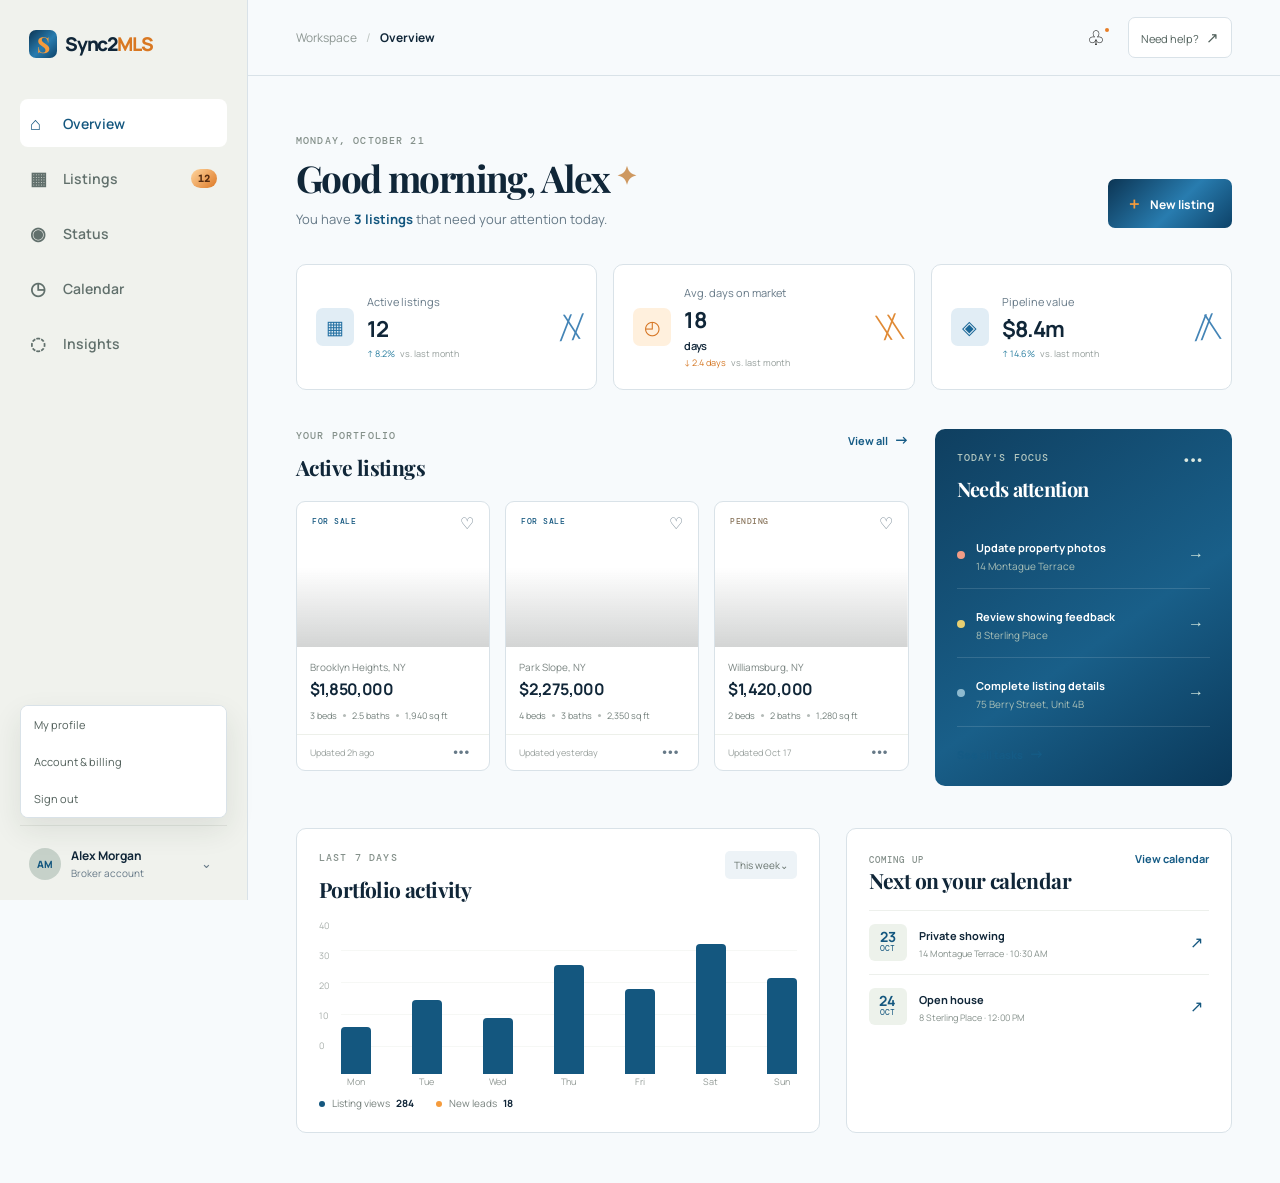
<file: index.html>
<!doctype html>
<html lang="en">
  <head>
    <meta charset="UTF-8" />
    <meta name="viewport" content="width=device-width, initial-scale=1.0" />
    <title>Listing Studio — Real estate workspace</title>
    <meta name="description" content="A refined real estate listing management workspace." />
    <link rel="preconnect" href="https://fonts.googleapis.com" />
    <link rel="preconnect" href="https://fonts.gstatic.com" crossorigin />
    <link href="https://fonts.googleapis.com/css2?family=DM+Mono:wght@400;500&family=Manrope:wght@400;500;600;700;800&family=Playfair+Display:ital,wght@0,600;0,700;1,600&display=swap" rel="stylesheet" />
    <link rel="stylesheet" href="styles.css" />
    <link rel="stylesheet" href="interactions.css" />
    <link rel="stylesheet" href="wizard.css" />
    <link rel="stylesheet" href="clickable.css" />
    <link rel="stylesheet" href="details.css" />
    <link rel="stylesheet" href="description.css" />
    <link rel="stylesheet" href="description-fix.css" />
    <link rel="stylesheet" href="calendar-status.css" />
    <link rel="stylesheet" href="profile-billing.css" />
    <link rel="stylesheet" href="calendar-appointments.css" />
    <link rel="stylesheet" href="sync2mls-theme.css" />
    <link rel="stylesheet" href="upload-fix.css" />
    <link rel="stylesheet" href="upload-documents.css" />
    <link rel="stylesheet" href="asset-preview.css" />
    <link rel="stylesheet" href="asset-remove.css" />
  </head>
  <body>
    <div class="app-shell">
      <aside class="sidebar">
        <a class="brand" href="#top" data-action="home" aria-label="Sync2MLS home"><span class="brand-mark">S</span><span>Sync2<span>MLS</span></span></a>
        <nav class="main-nav" aria-label="Main navigation">
          <a class="active" href="#top" data-nav="overview"><span>⌂</span> Overview</a>
          <a href="listings.html" data-nav="listings"><span>▦</span> Listings <b>12</b></a>
          <a href="status.html" data-nav="status"><span>◉</span> Status</a>
          <a href="#calendar" data-nav="calendar"><span>◷</span> Calendar</a>
          <a href="#insights" data-nav="insights"><span>◌</span> Insights</a>
        </nav>
        <div class="sidebar-bottom">
          <a href="#settings" data-nav="settings"><span>⚙</span> Settings</a>
          <div class="user-card"><div class="avatar">AM</div><div><strong>Alex Morgan</strong><small>Broker account</small></div><button id="profileMenu" aria-label="Open user menu" aria-expanded="false">⌄</button></div>
          <div class="profile-popover" id="profilePopover" hidden><button data-toast="Profile settings opened">My profile</button><button data-toast="You are already signed in">Account & billing</button><button data-toast="Signed out successfully">Sign out</button></div>
        </div>
      </aside>

      <main id="top">
        <header class="topbar">
          <button class="mobile-menu" aria-label="Open menu" aria-expanded="false">☰</button>
          <div class="crumb"><span>Workspace</span><i>/</i><strong>Overview</strong></div>
          <div class="top-actions"><button class="icon-button" data-toast="You have 3 listing updates to review" aria-label="Notifications">♧<em></em></button><button class="help-button" data-toast="Support center opened — we’ll get you sorted.">Need help? <span>↗</span></button></div>
        </header>

        <section class="hero">
          <div><p class="eyebrow">MONDAY, OCTOBER 21</p><h1>Good morning, Alex<span class="sun">✦</span></h1><p class="intro">You have <strong>3 listings</strong> that need your attention today.</p></div>
          <button class="primary-button" id="newListing"><span>＋</span> New listing</button>
        </section>

        <section class="metrics" aria-label="Listing statistics">
          <article class="click-card" data-toast="12 active listings in your portfolio"><span class="metric-icon indigo">▦</span><div><p>Active listings</p><strong>12</strong><small class="up">↑ 8.2% <i>vs. last month</i></small></div><span class="metric-spark">╱╲╱</span></article>
          <article class="click-card" data-toast="Average time on market: 18 days"><span class="metric-icon amber">◴</span><div><p>Avg. days on market</p><strong>18 <small>days</small></strong><small class="down">↓ 2.4 days <i>vs. last month</i></small></div><span class="metric-spark amber-line">╲╱╲</span></article>
          <article class="click-card" data-toast="Your active pipeline totals $8.4m"><span class="metric-icon green">◈</span><div><p>Pipeline value</p><strong>$8.4m</strong><small class="up">↑ 14.6% <i>vs. last month</i></small></div><span class="metric-spark">╱╱╲</span></article>
        </section>

        <section class="content-grid">
          <section class="listing-panel" id="listings">
            <div class="section-heading"><div><p class="eyebrow">YOUR PORTFOLIO</p><h2>Active listings</h2></div><a href="#all-listings" data-toast="All 12 listings are available in the Listings view">View all <span>→</span></a></div>
            <div class="listing-grid">
              <article class="property-card" data-property="14 Montague Terrace"><div class="property-image home-one"><span class="status">FOR SALE</span><button class="save-button" aria-label="Save listing">♡</button></div><div class="property-info"><p>Brooklyn Heights, NY</p><h3>$1,850,000</h3><div><span>3 beds</span><i></i><span>2.5 baths</span><i></i><span>1,940 sq ft</span></div></div><footer><span>Updated 2h ago</span><button class="more-button">•••</button></footer></article>
              <article class="property-card" data-property="8 Sterling Place"><div class="property-image home-two"><span class="status">FOR SALE</span><button class="save-button" aria-label="Save listing">♡</button></div><div class="property-info"><p>Park Slope, NY</p><h3>$2,275,000</h3><div><span>4 beds</span><i></i><span>3 baths</span><i></i><span>2,350 sq ft</span></div></div><footer><span>Updated yesterday</span><button class="more-button">•••</button></footer></article>
              <article class="property-card" data-property="75 Berry Street, Unit 4B"><div class="property-image home-three"><span class="status muted">PENDING</span><button class="save-button" aria-label="Save listing">♡</button></div><div class="property-info"><p>Williamsburg, NY</p><h3>$1,420,000</h3><div><span>2 beds</span><i></i><span>2 baths</span><i></i><span>1,280 sq ft</span></div></div><footer><span>Updated Oct 17</span><button class="more-button">•••</button></footer></article>
            </div>
          </section>

          <aside class="attention-panel" id="insights"><div class="section-heading"><div><p class="eyebrow">TODAY'S FOCUS</p><h2>Needs attention</h2></div><button class="more" aria-label="More options">•••</button></div><div class="attention-list"><article><span class="task-dot coral"></span><div><strong>Update property photos</strong><p>14 Montague Terrace</p></div><button>→</button></article><article><span class="task-dot gold"></span><div><strong>Review showing feedback</strong><p>8 Sterling Place</p></div><button>→</button></article><article><span class="task-dot blue"></span><div><strong>Complete listing details</strong><p>75 Berry Street, Unit 4B</p></div><button>→</button></article></div><a class="task-link" href="#tasks">See all tasks <span>→</span></a></aside>
        </section>

        <section class="lower-grid" id="calendar"><section class="activity"><div class="section-heading"><div><p class="eyebrow">LAST 7 DAYS</p><h2>Portfolio activity</h2></div><button class="select">This week⌄</button></div><div class="chart"><div class="chart-labels"><span>40</span><span>30</span><span>20</span><span>10</span><span>0</span></div><div class="chart-bars"><div style="--h:30%"><i></i><span>Mon</span></div><div style="--h:48%"><i></i><span>Tue</span></div><div style="--h:36%"><i></i><span>Wed</span></div><div style="--h:70%"><i></i><span>Thu</span></div><div style="--h:55%"><i></i><span>Fri</span></div><div style="--h:84%"><i></i><span>Sat</span></div><div style="--h:62%"><i></i><span>Sun</span></div></div></div><div class="chart-key"><span><i class="key-view"></i> Listing views <strong>284</strong></span><span><i class="key-lead"></i> New leads <strong>18</strong></span></div></section><section class="next-up"><div class="section-heading"><div><p class="eyebrow">COMING UP</p><h2>Next on your calendar</h2></div><a href="#calendar">View calendar</a></div><article><time><b>23</b><span>OCT</span></time><div><strong>Private showing</strong><p>14 Montague Terrace · 10:30 AM</p></div><button>↗</button></article><article><time><b>24</b><span>OCT</span></time><div><strong>Open house</strong><p>8 Sterling Place · 12:00 PM</p></div><button>↗</button></article></section></section>
      </main>
    </div>
    <dialog id="listingModal" class="listing-wizard"><form id="listingForm"><button class="close" type="button" aria-label="Close">×</button><div class="wizard-top"><div><p class="eyebrow">CREATE A LISTING</p><h2>Bring a property to market</h2></div><span class="step-count">Step <b id="stepNumber">1</b> of 5</span></div><ol class="wizard-steps" aria-label="Listing creation progress"><li class="current">Basics</li><li>Location</li><li>Property</li><li>Marketing</li><li>Review</li></ol><section class="wizard-page active" data-step="1"><h3>Listing basics</h3><p>Start with the information buyers see first.</p><div class="form-grid"><label>Listing type<select required><option value="">Choose type</option><option>For sale</option><option>For rent</option><option>Coming soon</option></select></label><label>Property type<select required><option value="">Choose type</option><option>Single family home</option><option>Condominium</option><option>Townhouse</option><option>Multi-family</option><option>Land</option><option>Manufactured home</option></select></label><label>List price<input required inputmode="numeric" placeholder="$ 0" /></label><label>Availability date<input type="date" /></label><label>MLS number<input placeholder="Optional" /></label><label>Listing status<select><option>Active</option><option>Coming soon</option><option>Pending</option></select></label></div></section><section class="wizard-page" data-step="2"><h3>Location</h3><p>Use the full property address so the listing is easy to find.</p><div class="form-grid"><label class="full">Street address<input required placeholder="e.g. 22 W 11th Street" /></label><label>Unit / apartment<input placeholder="Optional" /></label><label>Neighborhood<input placeholder="e.g. West Village" /></label><label>City<input required placeholder="City" /></label><label>State / province<input required placeholder="State" /></label><label>ZIP / postal code<input required placeholder="ZIP code" /></label><label>Country<select><option>United States</option><option>Canada</option><option>Other</option></select></label><label>School district<input placeholder="Optional" /></label></div></section><section class="wizard-page" data-step="3"><h3>Property facts & features</h3><p>These details help buyers compare homes with confidence.</p><div class="form-grid"><label>Bedrooms<input required type="number" min="0" placeholder="0" /></label><label>Bathrooms<input required type="number" min="0" step="0.5" placeholder="0" /></label><label>Living area (sq ft)<input type="number" min="0" placeholder="0" /></label><label>Lot size<input placeholder="e.g. 0.12 acres" /></label><label>Year built<input type="number" min="1700" max="2100" placeholder="YYYY" /></label><label>Stories<input type="number" min="1" placeholder="1" /></label><label>Parking<select><option>Not specified</option><option>Garage</option><option>Driveway</option><option>Street parking</option><option>Carport</option></select></label><label>HOA fee / month<input inputmode="numeric" placeholder="$ 0" /></label><label>Annual property tax<input inputmode="numeric" placeholder="$ 0" /></label><label>Heating<input placeholder="e.g. Forced air" /></label><label>Cooling<input placeholder="e.g. Central air" /></label><label>Water / sewer<input placeholder="e.g. Public water & sewer" /></label><label class="full">Interior features<textarea placeholder="Fireplace, kitchen updates, flooring, appliances, accessibility features…"></textarea></label><label class="full">Exterior features<textarea placeholder="Pool, patio, roof, views, fencing, landscaping, community amenities…"></textarea></label></div></section><section class="wizard-page" data-step="4"><h3>Photos, description & contact</h3><p>Tell the story, then give buyers a clear way to get in touch.</p><div class="form-grid"><label class="full file-field">Listing photos<input type="file" accept="image/*" multiple /><span>Choose photos or drag them here <small>JPEG, PNG, or WEBP · up to 50 photos</small></span></label><label class="full">Virtual tour link<input type="url" placeholder="https://" /></label><label class="full">Property description<textarea required placeholder="Highlight the home’s setting, key updates, special features, and what makes it memorable."></textarea></label><label>Open house date<input type="datetime-local" /></label><label>Financing options<input placeholder="e.g. Cash, conventional, FHA" /></label><label>Listing agent name<input required placeholder="Full name" /></label><label>Agent email<input required type="email" placeholder="name@agency.com" /></label><label>Agent phone<input placeholder="(000) 000-0000" /></label><label>Brokerage<input placeholder="Brokerage name" /></label><label class="full check-field"><input type="checkbox" required /><span>I confirm that this information is accurate and that I’m authorized to market this property.</span></label></div></section><section class="wizard-page" data-step="5"><h3>Review your listing</h3><p>Everything is ready for a final check. You can still edit any section before saving a draft.</p><div class="review-card"><span class="review-icon">✓</span><div><strong>Complete listing profile</strong><p>Your address, facts, features, marketing details, and contact fields are collected in this draft.</p></div></div><div class="review-notes"><span>Included in the property record</span><div><b>✓</b> Pricing & listing status <b>✓</b> Full property facts <b>✓</b> Home features & utilities <b>✓</b> Marketing media & description <b>✓</b> Agent & brokerage contact</div></div></section><footer class="wizard-footer"><button class="secondary-button" type="button" id="previousStep" hidden>← Back</button><span></span><button class="primary-button" type="button" id="nextStep">Continue <span>→</span></button><button class="primary-button" type="submit" id="saveListing" hidden>Save listing draft <span>→</span></button></footer></form></dialog>
    <dialog id="settingsModal"><form method="dialog"><button class="close" aria-label="Close">×</button><p class="eyebrow">WORKSPACE SETTINGS</p><h2>Tailor your workspace</h2><p>Choose how Listing Studio keeps you in the loop.</p><div class="setting-row"><div><strong>Showing reminders</strong><span>Get a reminder before each event</span></div><label class="switch"><input type="checkbox" checked /><i></i></label></div><div class="setting-row"><div><strong>Weekly activity digest</strong><span>Receive a portfolio summary every Monday</span></div><label class="switch"><input type="checkbox" checked /><i></i></label></div><div class="setting-row"><div><strong>New lead alerts</strong><span>Be notified as leads arrive</span></div><label class="switch"><input type="checkbox" /><i></i></label></div><button class="primary-button" value="close">Save preferences <span>→</span></button></form></dialog>
    <div class="toast" id="toast" role="status" aria-live="polite"></div>
    <script src="app.js"></script>
  </body>
</html>
</file>
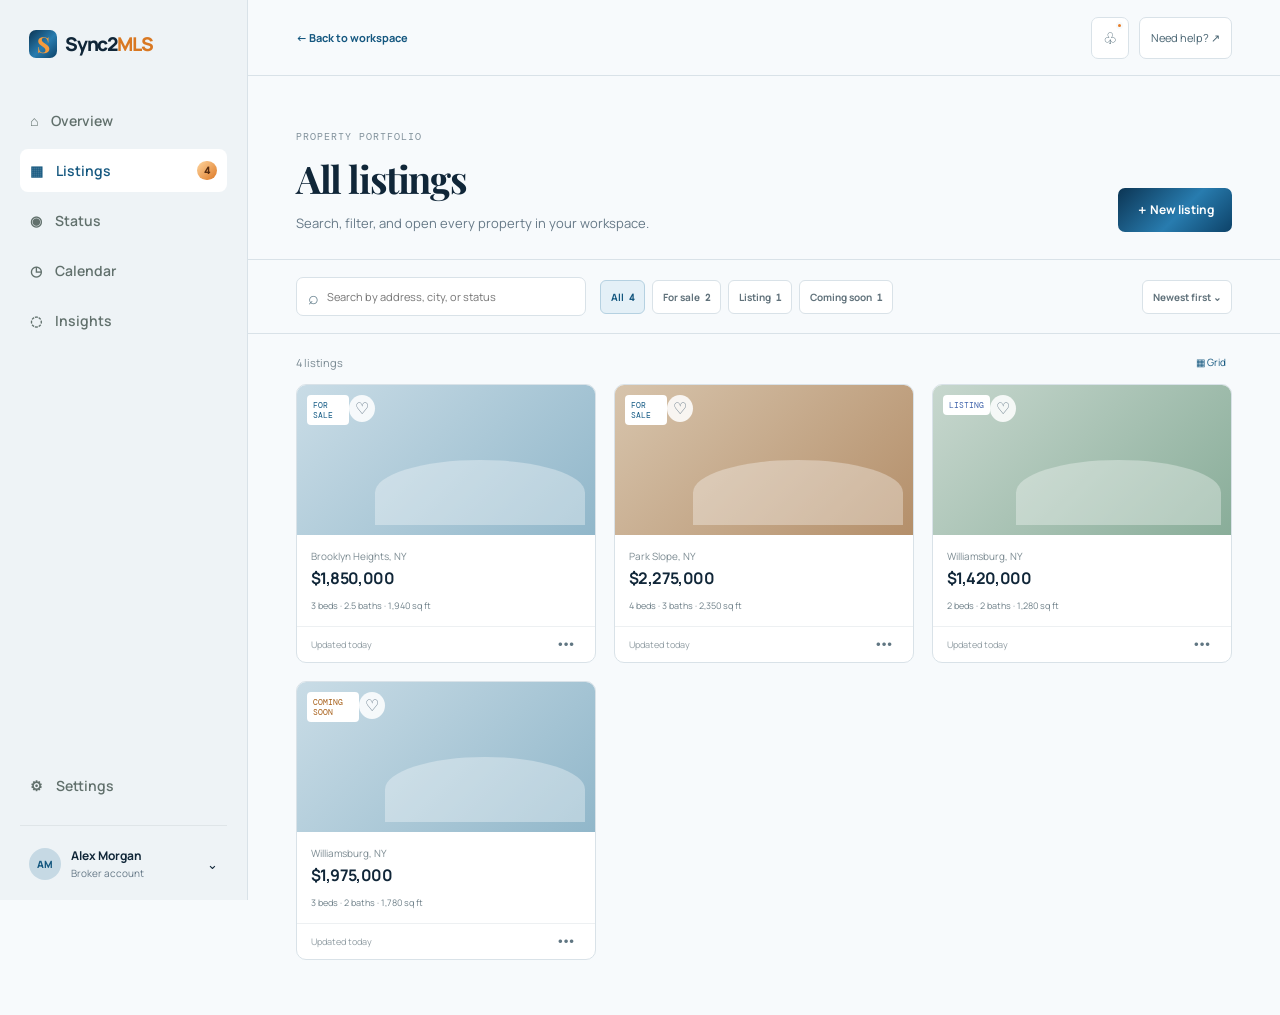
<file: listings.html>
<!doctype html>
<html lang="en">
  <head>
    <meta charset="UTF-8" />
    <meta name="viewport" content="width=device-width, initial-scale=1.0" />
    <title>Listings - Sync2MLS</title>
    <link rel="preconnect" href="https://fonts.googleapis.com" />
    <link rel="preconnect" href="https://fonts.gstatic.com" crossorigin />
    <link href="https://fonts.googleapis.com/css2?family=DM+Mono:wght@400;500&family=Manrope:wght@400;500;600;700;800&family=Playfair+Display:wght@600;700&display=swap" rel="stylesheet" />
    <link rel="stylesheet" href="listings.css" />
    <link rel="stylesheet" href="sync2mls-theme.css" />
    <link rel="stylesheet" href="listing-images.css" />
  </head>
  <body>
    <div class="app-shell">
      <aside class="sidebar"><a class="brand" href="index.html"><span class="brand-mark">S</span><span>Sync2<span>MLS</span></span></a><nav class="main-nav"><a href="index.html"><span>⌂</span> Overview</a><a class="active" href="listings.html"><span>▦</span> Listings <b id="listingNavCount">12</b></a><a href="status.html"><span>◉</span> Status</a><a href="index.html#calendar"><span>◷</span> Calendar</a><a href="index.html#insights"><span>◌</span> Insights</a></nav><div class="sidebar-bottom"><a href="index.html" data-toast="Settings are available in the main workspace"><span>⚙</span> Settings</a><button class="user-card" data-toast="Profile menu opened"><div class="avatar">AM</div><div><strong>Alex Morgan</strong><small>Broker account</small></div><span>⌄</span></button></div></aside>
      <main>
        <header class="topbar"><a href="index.html">← Back to workspace</a><div><button class="icon-button" data-toast="You have 3 listing updates">♧<em></em></button><button class="help-button" data-toast="Support center opened">Need help? ↗</button></div></header>
        <section class="page-intro"><div><p class="eyebrow">PROPERTY PORTFOLIO</p><h1>All listings</h1><p>Search, filter, and open every property in your workspace.</p></div><a class="primary-button" href="index.html">＋ New listing</a></section>
        <section class="listing-tools"><label class="search"><span>⌕</span><input id="searchListings" placeholder="Search by address, city, or status" /></label><div class="filters" role="group" aria-label="Listing status filters"><button class="filter active" data-filter="all">All <b id="allCount">0</b></button><button class="filter" data-filter="For sale">For sale <b id="forSaleCount">0</b></button><button class="filter" data-filter="Listing">Listing <b id="listingCount">0</b></button><button class="filter" data-filter="Coming soon">Coming soon <b id="comingSoonCount">0</b></button></div><button class="sort-button" id="sortButton">Newest first ⌄</button></section>
        <section class="results-bar"><span id="resultCount">0 listings</span><button data-toast="Grid view selected">▦ Grid</button></section>
        <section class="listing-grid" id="listingGrid"></section>
      </main>
    </div>
    <dialog id="listingDialog"><form method="dialog"><button class="close" aria-label="Close">×</button><p class="eyebrow">PROPERTY OVERVIEW</p><h2></h2><p class="property-location"></p><div class="property-stats"></div><div class="property-description">Review the full property record, marketing materials, documents, and appointment history from the main workspace.</div><div class="dialog-actions"><button class="secondary-button">Close</button><button class="primary-button">Edit listing <span>→</span></button></div></form></dialog>
    <div class="toast" id="toast" role="status" aria-live="polite"></div>
    <script src="listings.js"></script>
  </body>
</html>
</file>
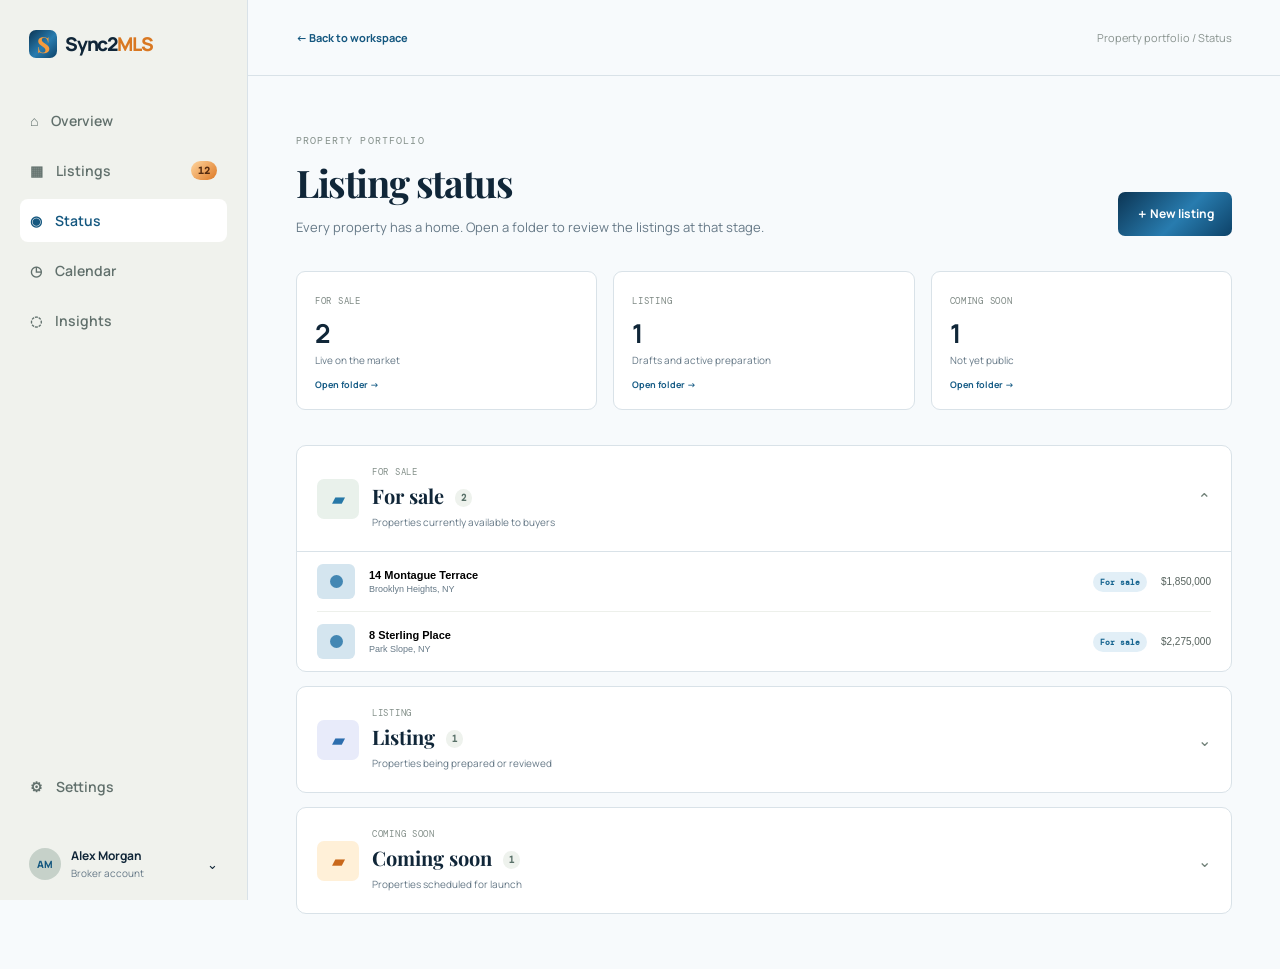
<file: status.html>
<!doctype html>
<html lang="en">
  <head>
    <meta charset="UTF-8" />
    <meta name="viewport" content="width=device-width, initial-scale=1.0" />
    <title>Property Status — Listing Studio</title>
    <link rel="preconnect" href="https://fonts.googleapis.com" />
    <link rel="preconnect" href="https://fonts.gstatic.com" crossorigin />
    <link href="https://fonts.googleapis.com/css2?family=DM+Mono:wght@400;500&family=Manrope:wght@400;500;600;700;800&family=Playfair+Display:wght@600;700&display=swap" rel="stylesheet" />
    <link rel="stylesheet" href="status-page.css" />
    <link rel="stylesheet" href="status-interactions.css" />
    <link rel="stylesheet" href="sync2mls-theme.css" />
  </head>
  <body>
    <div class="app-shell">
      <aside class="sidebar">
        <a class="brand" href="index.html"><span class="brand-mark">S</span><span>Sync2<span>MLS</span></span></a>
        <nav class="main-nav" aria-label="Main navigation">
          <a href="index.html"><span>⌂</span> Overview</a>
          <a href="listings.html"><span>▦</span> Listings <b>12</b></a>
          <a class="active" href="status.html"><span>◉</span> Status</a>
          <a href="index.html#calendar"><span>◷</span> Calendar</a>
          <a href="index.html#insights"><span>◌</span> Insights</a>
        </nav>
        <div class="sidebar-bottom"><a href="index.html" data-toast="Settings are available in the main workspace"><span>⚙</span> Settings</a><button class="user-card" data-toast="Profile menu opened"><div class="avatar">AM</div><div><strong>Alex Morgan</strong><small>Broker account</small></div><span>⌄</span></button></div>
      </aside>
      <main>
        <header class="topbar"><a class="back-link" href="index.html">← Back to workspace</a><span>Property portfolio / Status</span></header>
        <section class="intro"><div><p class="eyebrow">PROPERTY PORTFOLIO</p><h1>Listing status</h1><p>Every property has a home. Open a folder to review the listings at that stage.</p></div><a class="primary-button" href="index.html">＋ New listing</a></section>
        <section class="status-overview"><button class="status-card" data-folder="for-sale"><span>FOR SALE</span><strong id="forSaleCount">0</strong><p>Live on the market</p><i>Open folder →</i></button><button class="status-card" data-folder="listing"><span>LISTING</span><strong id="listingCount">0</strong><p>Drafts and active preparation</p><i>Open folder →</i></button><button class="status-card" data-folder="coming-soon"><span>COMING SOON</span><strong id="comingSoonCount">0</strong><p>Not yet public</p><i>Open folder →</i></button></section>
        <div class="toast" id="toast" role="status" aria-live="polite"></div>
        <section class="folders" aria-label="Property status folders">
          <details class="folder for-sale" open><summary><span class="folder-icon">▰</span><div><p>FOR SALE</p><h2>For sale <b id="forSaleFolderCount">0</b></h2><small>Properties currently available to buyers</small></div><i>⌄</i></summary><div class="folder-content" id="forSaleList"></div></details>
          <details class="folder listing"><summary><span class="folder-icon">▰</span><div><p>LISTING</p><h2>Listing <b id="listingFolderCount">0</b></h2><small>Properties being prepared or reviewed</small></div><i>⌄</i></summary><div class="folder-content" id="listingList"></div></details>
          <details class="folder coming-soon"><summary><span class="folder-icon">▰</span><div><p>COMING SOON</p><h2>Coming soon <b id="comingSoonFolderCount">0</b></h2><small>Properties scheduled for launch</small></div><i>⌄</i></summary><div class="folder-content" id="comingSoonList"></div></details>
        </section>
      </main>
    </div>
    <dialog id="propertyDialog"><form method="dialog"><button class="close" aria-label="Close">×</button><p class="eyebrow">PROPERTY DETAILS</p><h2></h2><p></p><button class="primary-button">Close <span>→</span></button></form></dialog>
    <script src="status-page.js"></script>
  </body>
</html>
</file>
<file: styles.css>
:root{--ink:#17201e;--muted:#6e7774;--line:#e6e8e3;--paper:#fbfbf8;--soft:#f3f5f0;--green:#244d43;--lime:#d9f167;--indigo:#4656b9;--coral:#e98475}*{box-sizing:border-box}html{scroll-behavior:smooth}body{margin:0;background:var(--paper);color:var(--ink);font-family:Manrope,Arial,sans-serif;font-size:14px}.app-shell{display:grid;grid-template-columns:248px minmax(0,1fr);min-height:100vh}.sidebar{background:#f0f2ed;border-right:1px solid var(--line);padding:30px 20px 20px;display:flex;flex-direction:column;position:sticky;top:0;height:100vh}.brand{align-items:center;color:var(--ink);display:flex;font-size:19px;font-weight:800;gap:8px;letter-spacing:-1.2px;text-decoration:none;padding:0 9px 41px}.brand>span:last-child span{color:#87a13a}.brand-mark{align-items:center;background:var(--green);border-radius:7px;color:var(--lime);display:inline-flex;font-family:Playfair Display,serif;font-size:22px;height:28px;justify-content:center;width:28px}.main-nav{display:grid;gap:7px}.main-nav a,.sidebar-bottom>a{align-items:center;border-radius:8px;color:#61706c;display:flex;font-weight:600;gap:13px;padding:12px 10px;text-decoration:none}.main-nav a span,.sidebar-bottom>a span{font-size:18px;width:20px}.main-nav a:hover,.main-nav .active{background:#fff;color:var(--green)}.main-nav b{background:var(--lime);border-radius:99px;color:var(--green);font-family:DM Mono,monospace;font-size:10px;margin-left:auto;padding:3px 7px}.sidebar-bottom{margin-top:auto}.user-card{align-items:center;border-top:1px solid #dfe2dc;display:flex;gap:10px;margin-top:18px;padding:21px 9px 0}.avatar{align-items:center;background:#c6d1c9;border-radius:50%;color:var(--green);display:flex;font-size:10px;font-weight:800;height:32px;justify-content:center;width:32px}.user-card strong,.user-card small{display:block}.user-card strong{font-size:12px}.user-card small{color:var(--muted);font-size:10px;margin-top:2px}.user-card button,.property-card button,.attention-list button,.more,.next-up button{background:transparent;border:0;color:var(--muted);cursor:pointer}.user-card button{margin-left:auto}.topbar{align-items:center;border-bottom:1px solid var(--line);display:flex;height:76px;justify-content:space-between;padding:0 48px}.crumb{font-size:12px}.crumb span{color:#8c9692}.crumb i{color:#bdc4c0;font-style:normal;margin:0 9px}.crumb strong{font-weight:700}.top-actions{align-items:center;display:flex;gap:17px}.icon-button{background:none;border:0;font-size:20px;position:relative}.icon-button em{background:#e8695c;border:2px solid var(--paper);border-radius:99px;height:8px;position:absolute;right:0;top:1px;width:8px}.help-button{background:#fff;border:1px solid var(--line);border-radius:7px;color:#50605b;font-family:inherit;font-size:11px;padding:9px 12px}.help-button span{font-size:15px;margin-left:5px}main{min-width:0}.hero{align-items:flex-end;display:flex;justify-content:space-between;padding:58px 48px 36px}.eyebrow{color:#84908a;font-family:DM Mono,monospace;font-size:10px;font-weight:500;letter-spacing:1.15px;margin:0 0 11px}.hero h1{font-family:Playfair Display,Georgia,serif;font-size:37px;letter-spacing:-1.6px;line-height:1.08;margin:0}.sun{color:#ce9860;font-family:Manrope,sans-serif;font-size:25px;margin-left:7px;vertical-align:8px}.intro{color:var(--muted);font-size:13px;margin:12px 0 0}.intro strong{color:var(--green)}.primary-button{background:var(--green);border:0;border-radius:7px;color:#fff;cursor:pointer;font-family:inherit;font-size:12px;font-weight:700;padding:13px 18px;transition:transform .2s,background .2s}.primary-button:hover{background:#173b32;transform:translateY(-1px)}.primary-button span{color:var(--lime);font-size:16px;margin-right:6px}.metrics{display:grid;gap:16px;grid-template-columns:repeat(3,1fr);padding:0 48px 39px}.metrics article{align-items:center;background:#fff;border:1px solid var(--line);border-radius:10px;display:flex;gap:13px;min-height:126px;padding:19px}.metric-icon{align-items:center;border-radius:7px;display:flex;font-size:19px;height:38px;justify-content:center;width:38px}.indigo{background:#e9ebfb;color:var(--indigo)}.amber{background:#fff1d9;color:#cf8e29}.green{background:#e3f0e7;color:#43855d}.metrics p{color:var(--muted);font-size:11px;margin:0 0 5px}.metrics strong{font-size:22px;letter-spacing:-.8px}.metrics strong small{font-size:11px;font-weight:600}.metrics small{display:block;font-size:9px;margin-top:3px}.metrics small i{color:#959e9b;font-style:normal;margin-left:3px}.up{color:#399360}.down{color:#c6863b}.metric-spark{color:#6c7aca;font-size:22px;letter-spacing:-7px;margin-left:auto;transform:rotate(-6deg)}.amber-line{color:#dba55a}.content-grid{display:grid;gap:26px;grid-template-columns:minmax(0,1.75fr) minmax(280px,.85fr);padding:0 48px}.section-heading{align-items:flex-start;display:flex;justify-content:space-between;margin-bottom:20px}.section-heading h2{font-family:Playfair Display,Georgia,serif;font-size:21px;letter-spacing:-.6px;margin:0}.section-heading>a,.task-link,.next-up .section-heading>a{color:var(--green);font-size:11px;font-weight:700;text-decoration:none}.section-heading>a span,.task-link span{font-size:15px;margin-left:4px}.listing-grid{display:grid;gap:15px;grid-template-columns:repeat(3,1fr)}.property-card{background:#fff;border:1px solid var(--line);border-radius:9px;overflow:hidden}.property-image{background-position:center;background-size:cover;height:145px;position:relative}.home-one{background-image:linear-gradient(180deg,transparent 45%,rgba(12,20,18,.18)),url('https://images.unsplash.com/photo-1600585154340-be6161a56a0c?auto=format&fit=crop&w=700&q=80')}.home-two{background-image:linear-gradient(180deg,transparent 45%,rgba(12,20,18,.18)),url('https://images.unsplash.com/photo-1600607687920-4e2a09cf159d?auto=format&fit=crop&w=700&q=80')}.home-three{background-image:linear-gradient(180deg,transparent 45%,rgba(12,20,18,.18)),url('https://images.unsplash.com/photo-1600566753086-00f18fb6b3ea?auto=format&fit=crop&w=700&q=80')}.status{background:rgba(255,255,255,.9);border-radius:3px;color:#395d52;font-family:DM Mono,monospace;font-size:8px;font-weight:500;left:9px;letter-spacing:.5px;padding:5px 6px;position:absolute;top:9px}.status.muted{color:#88745b}.property-image button{align-items:center;background:rgba(255,255,255,.9);border-radius:50%;display:flex;font-size:16px;height:26px;justify-content:center;position:absolute;right:9px;top:9px;width:26px}.property-info{padding:13px 13px 12px}.property-info p{color:#7b8582;font-size:10px;margin:0 0 4px}.property-info h3{font-size:16px;letter-spacing:-.6px;margin:0 0 9px}.property-info div{align-items:center;color:#74807c;display:flex;font-size:9px;gap:6px;white-space:nowrap}.property-info i{background:#b4bbb8;border-radius:50%;height:3px;width:3px}.property-card footer{align-items:center;border-top:1px solid #edf0ea;color:#9ba29f;display:flex;font-size:9px;justify-content:space-between;padding:9px 13px}.property-card footer button{letter-spacing:1px}.attention-panel{background:var(--green);border-radius:10px;color:white;padding:22px}.attention-panel .eyebrow{color:#b4c8c0}.attention-panel .section-heading h2{font-size:20px}.more{color:#dbe8e0;font-weight:bold;letter-spacing:2px}.attention-list{display:grid;gap:2px;margin-top:1px}.attention-list article{align-items:center;border-bottom:1px solid rgba(255,255,255,.13);display:flex;gap:11px;padding:15px 0}.task-dot{border-radius:50%;height:8px;width:8px}.coral{background:#f19c86}.gold{background:#e8cf71}.blue{background:#8ebacf}.attention-list strong{font-size:11px}.attention-list p{color:#aac0b7;font-size:10px;margin:3px 0 0}.attention-list button{color:#d5e9df;font-size:16px;margin-left:auto}.task-link{color:var(--lime);display:block;margin-top:16px}.lower-grid{display:grid;gap:26px;grid-template-columns:1.22fr .9fr;padding:42px 48px 50px}.activity,.next-up{background:#fff;border:1px solid var(--line);border-radius:10px;padding:22px}.activity .section-heading,.next-up .section-heading{margin-bottom:16px}.select{background:var(--soft);border:0;border-radius:5px;color:#68746e;font-family:inherit;font-size:10px;padding:7px 9px}.chart{display:flex;height:155px}.chart-labels{color:#a7aeaa;display:flex;flex-direction:column;font-size:9px;justify-content:space-between;padding:0 12px 22px 0}.chart-bars{background:repeating-linear-gradient(to bottom,transparent 0,transparent 31px,#edf0eb 32px);display:flex;flex:1;gap:9%;justify-content:space-around}.chart-bars>div{align-items:center;display:flex;flex-direction:column;height:100%;justify-content:flex-end;position:relative;width:11%}.chart-bars i{background:var(--green);border-radius:4px 4px 0 0;height:var(--h);width:100%}.chart-bars span{bottom:1px;color:#929a96;font-size:9px;position:absolute;transform:translateY(15px)}.chart-key{display:flex;gap:22px;margin-top:22px}.chart-key span{color:#77817d;font-size:10px}.chart-key i{border-radius:50%;display:inline-block;height:6px;margin-right:5px;width:6px}.key-view{background:var(--green)}.key-lead{background:var(--lime)}.chart-key strong{color:var(--ink);margin-left:4px}.next-up article{align-items:center;border-top:1px solid #edf0ec;display:flex;gap:12px;padding:13px 0}.next-up time{align-items:center;background:#edf2eb;border-radius:6px;color:var(--green);display:flex;flex-direction:column;height:37px;justify-content:center;width:38px}.next-up time b{font-size:14px;line-height:12px}.next-up time span{font-family:DM Mono,monospace;font-size:8px}.next-up strong{font-size:11px}.next-up p{color:#85908b;font-size:9px;margin:3px 0 0}.next-up article button{margin-left:auto;color:var(--green);font-size:16px}dialog{border:0;border-radius:14px;box-shadow:0 24px 70px #0a201633;max-width:440px;padding:0;width:calc(100% - 32px)}dialog::backdrop{background:#132d244d}dialog form{padding:32px;position:relative}dialog h2{font-family:Playfair Display,serif;font-size:27px;margin:0 0 7px}dialog form>p:not(.eyebrow){color:var(--muted);font-size:12px;line-height:1.6;margin:0 0 24px}.close{background:none;border:0;color:#73817b;cursor:pointer;font-size:25px;position:absolute;right:17px;top:13px}dialog label{color:#51605b;display:block;font-size:10px;font-weight:700;margin:0 0 16px}dialog input,dialog select{border:1px solid #dfe4de;border-radius:6px;color:var(--ink);font-family:inherit;font-size:12px;margin-top:6px;padding:11px;width:100%}.modal-row{display:grid;gap:12px;grid-template-columns:1fr 1fr}.modal-row+button{margin-top:5px;width:100%}.mobile-menu{display:none}@media(max-width:1000px){.app-shell{grid-template-columns:200px minmax(0,1fr)}.sidebar{padding:25px 14px}.topbar,.hero,.metrics,.content-grid,.lower-grid{padding-left:30px;padding-right:30px}.listing-grid{grid-template-columns:repeat(2,1fr)}.property-card:last-child{display:none}}@media(max-width:760px){.app-shell{display:block}.sidebar{display:none}.topbar{height:61px;padding:0 19px}.mobile-menu{background:none;border:0;color:var(--green);display:block;font-size:20px}.crumb{display:none}.hero{align-items:flex-start;flex-direction:column;gap:20px;padding:39px 20px 27px}.hero h1{font-size:31px}.metrics{gap:10px;grid-template-columns:1fr;padding:0 20px 30px}.metrics article{min-height:96px}.content-grid,.lower-grid{grid-template-columns:1fr;padding:0 20px 30px}.listing-grid{grid-template-columns:1fr 1fr}.property-card:last-child{display:block}.property-image{height:120px}.lower-grid{padding-top:0}.attention-panel{order:-1}.help-button{display:none}.top-actions{gap:0}}
</file>
<file: interactions.css>
.sidebar-bottom{position:relative}.profile-popover{background:#fff;border:1px solid var(--line);border-radius:8px;bottom:62px;box-shadow:0 12px 30px #1d332019;display:grid;left:0;overflow:hidden;position:absolute;right:0;z-index:3}.profile-popover button{background:#fff;border:0;color:#52605b;cursor:pointer;font-family:inherit;font-size:11px;padding:11px 13px;text-align:left}.profile-popover button:hover{background:var(--soft);color:var(--green)}.setting-row{align-items:center;border-top:1px solid var(--line);display:flex;justify-content:space-between;padding:16px 0}.setting-row div strong,.setting-row div span{display:block}.setting-row div strong{font-size:11px}.setting-row div span{color:var(--muted);font-size:10px;margin-top:3px}.switch{margin:0!important;position:relative}.switch input{height:0;opacity:0;width:0}.switch i{background:#cbd1cc;border-radius:20px;display:block;height:22px;transition:.2s;width:39px}.switch i:after{background:#fff;border-radius:50%;content:"";height:16px;left:3px;position:absolute;top:3px;transition:.2s;width:16px}.switch input:checked+i{background:#4f806b}.switch input:checked+i:after{transform:translateX(17px)}.toast{background:#172d26;border-radius:7px;bottom:22px;box-shadow:0 10px 25px #1733252b;color:#fff;font-size:11px;left:50%;opacity:0;padding:12px 16px;pointer-events:none;position:fixed;transform:translate(-50%,15px);transition:.25s;z-index:9}.toast.show{opacity:1;transform:translate(-50%,0)}
@media(max-width:760px){.sidebar{box-shadow:8px 0 35px #1733251c;display:flex;left:-250px;position:fixed;transition:left .25s;top:0;width:235px;z-index:8}.sidebar.open{left:0}}
</file>
<file: wizard.css>
.listing-wizard{max-width:860px}.listing-wizard form{padding:28px}.wizard-top{align-items:flex-start;display:flex;justify-content:space-between;padding-right:32px}.wizard-top h2{margin-bottom:0}.step-count{color:var(--muted);font-family:DM Mono,monospace;font-size:10px;margin-top:6px}.step-count b{color:var(--green)}.wizard-steps{display:flex;gap:0;list-style:none;margin:25px 0 27px;padding:0}.wizard-steps li{border-bottom:2px solid #dde2dc;color:#8e9793;flex:1;font-family:DM Mono,monospace;font-size:9px;padding:0 0 9px;text-align:center}.wizard-steps li.current{border-color:var(--green);color:var(--green);font-weight:700}.wizard-page{display:none;min-height:360px}.wizard-page.active{display:block}.wizard-page h3{font-family:Playfair Display,serif;font-size:22px;letter-spacing:-.5px;margin:0 0 5px}.wizard-page>p{color:var(--muted);font-size:11px;margin:0 0 20px}.form-grid{display:grid;gap:13px 16px;grid-template-columns:repeat(2,1fr)}.form-grid label{margin:0}.form-grid .full{grid-column:1/-1}.form-grid textarea{height:70px;resize:vertical}.file-field{border:1px dashed #b8c6bd!important;border-radius:7px;cursor:pointer;min-height:76px;position:relative}.file-field input{cursor:pointer;height:100%;left:0;margin:0;opacity:0;position:absolute;top:0;width:100%}.file-field span{align-items:center;color:#466257;display:flex;font-size:11px;font-weight:700;height:76px;justify-content:center;flex-direction:column}.file-field small{color:#89958e;font-size:9px;font-weight:400;margin-top:4px}.check-field{align-items:center;display:flex;gap:8px}.check-field input{margin:0;width:auto}.check-field span{color:var(--muted);font-size:10px;font-weight:500}.wizard-footer{align-items:center;border-top:1px solid var(--line);display:flex;justify-content:space-between;margin-top:25px;padding-top:18px}.wizard-footer>span{flex:1}.secondary-button{background:#f2f4ef;border:0;border-radius:7px;color:#52615a;cursor:pointer;font-family:inherit;font-size:11px;font-weight:700;padding:12px 14px}.review-card{align-items:center;background:#e9f2ec;border-radius:8px;display:flex;gap:12px;padding:18px}.review-icon{align-items:center;background:#4c8068;border-radius:50%;color:#fff;display:flex;height:29px;justify-content:center;width:29px}.review-card strong{font-size:12px}.review-card p{color:#688176;font-size:10px;line-height:1.5;margin:3px 0 0}.review-notes{border:1px solid var(--line);border-radius:8px;color:#61706a;font-size:10px;line-height:2;margin-top:14px;padding:14px}.review-notes>span{color:#98a19d;font-family:DM Mono,monospace;font-size:8px;letter-spacing:.5px}.review-notes b{color:#4d8069;margin-right:3px}@media(max-width:600px){.listing-wizard form{padding:22px 18px}.wizard-top{display:block}.step-count{display:block;margin-top:12px}.wizard-page{min-height:430px}.form-grid{grid-template-columns:1fr}.form-grid .full{grid-column:auto}.wizard-steps li{font-size:7px}.listing-wizard .close{right:11px;top:9px}}
</file>
<file: clickable.css>
.click-card,.property-card,.attention-list article,.next-up article,.wizard-steps li{cursor:pointer}.click-card{transition:transform .2s,box-shadow .2s}.click-card:hover,.property-card:hover{box-shadow:0 12px 24px #244d4312;transform:translateY(-2px)}.property-card:focus-visible,.wizard-steps li:focus-visible{outline:2px solid var(--lime);outline-offset:3px}.save-button.saved{color:#d35f60!important}.attention-list article{transition:opacity .2s}.attention-list article.complete{opacity:.55}.attention-list article.complete strong{text-decoration:line-through}.property-modal{max-width:420px}.property-modal h2{margin:0 0 8px}.property-actions{display:flex;gap:10px;justify-content:flex-end;margin-top:24px}.wizard-steps li{transition:color .2s,border-color .2s}.wizard-steps li:hover{border-color:#83a194;color:var(--green)}
</file>
<file: details.css>
.feature-details{border-top:1px solid var(--line);grid-column:1/-1;margin-top:4px;padding-top:16px}.feature-details span{color:var(--green);font-family:DM Mono,monospace;font-size:9px;font-weight:600;letter-spacing:.7px;text-transform:uppercase}.feature-details p{color:var(--muted);font-size:10px;margin:4px 0 0}.feature-details+label{grid-column:1/-1}.feature-details+label,.feature-details+label+label,.feature-details+label+label+label{grid-column:1/-1}.feature-details+label input,.feature-details+label+label input,.feature-details+label+label+label input{border-width:0 0 1px;border-color:#b9c6bd;border-radius:0;padding-left:0}.feature-details+label input:focus,.feature-details+label+label input:focus,.feature-details+label+label+label input:focus{border-color:var(--green);outline:0}
</file>
<file: description.css>
.field-help{color:var(--muted);display:block;font-size:9px;font-weight:400;line-height:1.45;margin:4px 0 7px}.field-help+textarea{margin-top:0;min-height:108px}
</file>
<file: description-fix.css>
.listing-wizard .form-grid label:has(.field-help){grid-column:1/-1}.listing-wizard .form-grid textarea{background:#fff;border:1px solid #dfe4de;border-radius:6px;color:var(--ink);font-family:inherit;font-size:12px;line-height:1.55;margin-top:6px;min-height:120px;padding:11px;width:100%}.listing-wizard .form-grid textarea:focus{border-color:var(--green);box-shadow:0 0 0 3px #244d4314;outline:0}.listing-wizard .field-help+textarea{margin-top:0;min-height:130px;resize:vertical}
</file>
<file: calendar-status.css>
.calendar-modal,.status-modal{max-width:620px}.calendar-modal form,.status-modal form{padding:30px}.calendar-modal h2,.status-modal h2{margin:0}.calendar-grid{display:grid;gap:7px;grid-template-columns:repeat(7,1fr);margin:22px 0}.calendar-grid span{color:#8b9690;font-family:DM Mono,monospace;font-size:8px;text-align:center}.calendar-grid b{align-items:center;border-radius:50%;cursor:pointer;display:flex;font-size:11px;height:33px;justify-content:center}.calendar-grid b:hover{background:#eaf0e9}.calendar-grid .event-day{background:var(--green);color:#fff}.calendar-events{display:grid;gap:8px}.calendar-events button{align-items:center;background:#f3f6f1;border:0;border-radius:7px;color:var(--green);cursor:pointer;display:grid;grid-template-columns:9px 1fr auto;gap:9px;padding:11px;text-align:left}.calendar-events i{background:var(--lime);border-radius:50%;height:7px;width:7px}.calendar-events small{color:#74817a;font-size:9px}.status-subtitle{color:var(--muted);font-size:11px;margin:6px 0 18px}.status-summary{display:flex;gap:8px;margin-bottom:13px}.status-summary span{background:#eef2ee;border-radius:99px;color:#5b6d64;font-family:DM Mono,monospace;font-size:9px;padding:6px 9px}.status-list{border-top:1px solid var(--line)}.status-row{align-items:center;background:#fff;border:0;border-bottom:1px solid var(--line);cursor:pointer;display:grid;gap:12px;grid-template-columns:1fr auto auto;padding:13px 3px;text-align:left;width:100%}.status-row:hover strong{color:var(--green)}.status-row strong,.status-row small{display:block}.status-row strong{font-size:11px}.status-row small{color:var(--muted);font-size:9px;margin-top:3px}.status-row em{color:#56625d;font-size:10px;font-style:normal}.status-pill{border-radius:99px;font-family:DM Mono,monospace;font-size:8px;font-weight:500;padding:5px 7px}.status-pill.for-sale{background:#e2f0e5;color:#397155}.status-pill.listing{background:#e6eafa;color:#4656a6}.status-pill.coming-soon{background:#fff1d9;color:#a76c17}@media(max-width:540px){.status-row{grid-template-columns:1fr auto}.status-row em{display:none}.calendar-modal form,.status-modal form{padding:22px 17px}}
</file>
<file: profile-billing.css>
.account-modal{max-width:560px}.account-modal form{padding:31px}.account-modal h2{margin-bottom:6px}.modal-intro{color:var(--muted);font-size:11px;line-height:1.6;margin:0 0 20px}.account-grid{display:grid;gap:13px 16px;grid-template-columns:1fr 1fr;margin-bottom:22px}.account-grid label{margin:0}.account-grid .full{grid-column:1/-1}.account-grid textarea{border:1px solid #dfe4de;border-radius:6px;font-family:inherit;font-size:12px;height:80px;margin-top:6px;padding:11px;width:100%}.plan-card{align-items:flex-start;background:#e9f1eb;border-radius:9px;display:flex;justify-content:space-between;margin:20px 0;padding:18px}.plan-card span{color:#527366;font-family:DM Mono,monospace;font-size:9px;letter-spacing:.7px}.plan-card strong{display:block;font-size:23px;letter-spacing:-.8px;margin-top:4px}.plan-card strong small{font-size:10px;font-weight:500}.plan-card p{color:#688176;font-size:10px;line-height:1.5;margin:5px 0 0}.plan-card button,.billing-heading button{background:#fff;border:1px solid #cddbd0;border-radius:6px;color:var(--green);cursor:pointer;font-family:inherit;font-size:10px;font-weight:700;padding:8px}.billing-section{border-top:1px solid var(--line);padding:15px 0}.billing-heading{display:flex;justify-content:space-between}.billing-heading strong{font-size:11px}.billing-section>p{color:var(--muted);font-size:10px;margin:7px 0 0}.invoice{align-items:center;background:transparent;border:0;border-top:1px solid #eef0eb;color:var(--ink);cursor:pointer;display:grid;font-family:inherit;font-size:10px;grid-template-columns:1fr auto auto;gap:10px;margin-top:11px;padding:10px 0;text-align:left;width:100%}.invoice span{color:var(--muted)}.invoice b{color:var(--green);font-size:15px}@media(max-width:540px){.account-modal form{padding:25px 18px}.account-grid{grid-template-columns:1fr}.account-grid .full{grid-column:auto}.plan-card{gap:13px;flex-direction:column}}
</file>
<file: calendar-appointments.css>
.calendar-grid b{cursor:pointer;transition:background .2s,color .2s}.calendar-grid b:hover{background:#dcebdd;color:var(--green)}.appointment-modal{max-width:470px}.appointment-modal form{padding:31px}.appointment-modal h2{margin:0}.appointment-date{color:var(--green);font-family:DM Mono,monospace;font-size:10px;margin:7px 0 20px}.appointment-grid{display:grid;gap:13px 16px;grid-template-columns:1.3fr .7fr;margin-bottom:22px}.appointment-grid label{margin:0}.appointment-grid .full{grid-column:1/-1}.appointment-grid textarea{border:1px solid #dfe4de;border-radius:6px;font-family:inherit;font-size:12px;height:76px;margin-top:6px;padding:11px;width:100%}.no-events{color:var(--muted);font-size:10px;margin:10px 0}@media(max-width:540px){.appointment-modal form{padding:25px 18px}.appointment-grid{grid-template-columns:1fr}.appointment-grid .full{grid-column:auto}}
</file>
<file: sync2mls-theme.css>
:root{--ink:#102638;--muted:#667987;--line:#d9e2e8;--paper:#f7fafc;--soft:#edf3f7;--green:#14577f;--lime:#f59b3c;--indigo:#2870a3;--coral:#e6822d}.brand-mark,.primary-button{background:linear-gradient(135deg,#0c3554 0%,#287caf 55%,#0d4268 100%)}.brand>span:last-child span{color:#d97822}.main-nav .active,.main-nav a:hover{color:#14577f}.main-nav b{background:linear-gradient(135deg,#ffd69f,#dd7824);color:#542b10}.attention-panel{background:linear-gradient(145deg,#0f3f60,#195f89 58%,#0a3859)}.task-link{color:#ffc16e}.metric-icon.indigo{background:#e1edf5;color:#2370a2}.metric-icon.amber{background:#fff0dd;color:#d57320}.metric-icon.green{background:#e1edf5;color:#1a6797}.status{color:#14577f}.topbar .icon-button em{background:#e77d26}.up{color:#287d9f}.down{color:#d57825}.metric-spark{color:#4384b6}.amber-line{color:#e08a35}.calendar-grid .event-day,.review-icon{background:linear-gradient(135deg,#0c4164,#287cac)}.switch input:checked+i{background:#2678a6}.folder-icon{color:#2778a7}.folder.listing .folder-icon{color:#2d6eae}.folder.coming-soon .folder-icon{color:#c9681b}.status-pill.for-sale,.pill.for-sale{background:#e2eff7;color:#176590}.status-pill.listing,.pill.listing{background:#e8eef9;color:#3d62aa}.status-pill.coming-soon,.pill.coming-soon{background:#fff0de;color:#b9651b}.status-card i,.task-link,.section-heading>a,.next-up .section-heading>a{color:#155b85}.plan-card{background:#e5f0f7}.plan-card span{color:#24668c}.plan-card p{color:#4b7287}.feature-details span{color:#155b85}.wizard-steps li.current{border-color:#1e6f9e;color:#14577f}.profile-popover button:hover{color:#14577f}.property-thumb:after{background:#4387b3}.property-thumb{background:#d4e5ef}
</file>
<file: upload-fix.css>
.file-field{cursor:pointer;overflow:hidden}.file-field input[type="file"]{cursor:pointer!important;z-index:3}.file-field>span{pointer-events:none;position:relative;z-index:1}.file-field.dragging{background:#e9f3f8;border-color:#287caf!important}.upload-preview{border-radius:5px;box-shadow:0 3px 10px #10344b22;height:54px;object-fit:cover;position:absolute;right:10px;top:11px;width:72px;z-index:2}.file-field:has(.upload-preview:not([hidden]))>span{align-items:flex-start;padding-left:14px;text-align:left}.file-field:has(.upload-preview:not([hidden]))>span small{max-width:260px}@media(max-width:600px){.upload-preview{width:60px}.file-field:has(.upload-preview:not([hidden]))>span{padding-left:10px}.file-field:has(.upload-preview:not([hidden]))>span small{max-width:190px}}
</file>
<file: upload-documents.css>
.photo-preview-panel{background:#eef4f7;border:1px solid #d8e5eb;border-radius:7px;grid-column:1/-1;margin-top:-5px;overflow:hidden;padding:8px}.photo-preview-panel .upload-preview{display:block;height:190px;object-fit:cover;position:static;width:100%}.document-upload{margin-top:2px}.document-upload>span{padding:0 15px;text-align:left}.document-upload>span small{max-width:420px}.document-upload:before{color:#287caf;content:'PDF';font-family:DM Mono,monospace;font-size:9px;font-weight:700;left:12px;position:absolute;top:10px}.document-upload>span{padding-left:52px!important}.document-upload:has(input:focus){border-color:#287caf!important;box-shadow:0 0 0 3px #287caf18}@media(max-width:600px){.photo-preview-panel .upload-preview{height:145px}.document-upload>span small{max-width:220px}}
</file>
<file: asset-preview.css>
.photo-preview-panel,.document-preview-panel{align-items:flex-start;display:flex;flex-wrap:wrap;gap:9px;grid-column:1/-1;margin-top:-3px}.asset-thumbnail{align-items:center;background:#f4f8fa;border:1px solid #d7e4ea;border-radius:7px;color:#456878;cursor:pointer;display:flex;flex-direction:column;font-family:inherit;gap:5px;height:80px;justify-content:center;overflow:hidden;padding:4px;width:80px}.asset-thumbnail:hover{border-color:#287caf;box-shadow:0 4px 10px #1c6d9d1f}.asset-thumbnail img{height:50px;object-fit:cover;width:70px}.asset-thumbnail small{font-size:7px;max-width:70px;overflow:hidden;text-overflow:ellipsis;white-space:nowrap}.document-thumb{background:#fff4e7}.document-thumb b{align-items:center;background:#e67b27;border-radius:4px;color:#fff;display:flex;font-family:DM Mono,monospace;font-size:10px;height:35px;justify-content:center;width:50px}.asset-preview-modal{background:#111d25;max-width:min(900px,calc(100% - 32px));padding:0}.asset-preview-modal form{padding:18px}.asset-preview-modal .eyebrow{color:#ccdce4;margin-right:35px;overflow:hidden;text-overflow:ellipsis;white-space:nowrap}.asset-preview-modal .close{color:#fff}.asset-preview-content{align-items:center;display:flex;justify-content:center;max-height:78vh;min-height:180px}.asset-preview-content img{max-height:72vh;max-width:100%;object-fit:contain}.asset-preview-content iframe{background:#fff;border:0;height:72vh;width:min(820px,100%)}
</file>
<file: asset-remove.css>
.asset-tile{height:80px;position:relative;width:80px}.asset-tile .asset-thumbnail{height:80px;width:80px}.remove-asset{align-items:center;background:#183f58;border:2px solid #fff;border-radius:50%;color:#fff;cursor:pointer;display:flex;font-size:15px;height:21px;justify-content:center;line-height:1;padding:0;position:absolute;right:-6px;top:-6px;width:21px;z-index:3}.remove-asset:hover{background:#d76d25;transform:scale(1.08)}.remove-asset:focus-visible{outline:2px solid #f59b3c;outline-offset:2px}
</file>
<file: listings.css>
:root{--ink:#102638;--muted:#667987;--line:#d9e2e8;--paper:#f7fafc;--soft:#edf3f7;--green:#14577f;--lime:#f59b3c}*{box-sizing:border-box}body{background:var(--paper);color:var(--ink);font-family:Manrope,Arial,sans-serif;margin:0}.app-shell{display:grid;grid-template-columns:248px 1fr;min-height:100vh}.sidebar{background:#eef3f6;border-right:1px solid var(--line);display:flex;flex-direction:column;height:100vh;padding:30px 20px 20px;position:sticky;top:0}.brand{align-items:center;color:var(--ink);display:flex;font-size:19px;font-weight:800;gap:8px;letter-spacing:-1.2px;padding:0 9px 41px;text-decoration:none}.brand>span:last-child span{color:#d97822}.brand-mark{align-items:center;background:var(--green);border-radius:7px;color:var(--lime);display:inline-flex;font-family:Playfair Display,serif;font-size:22px;height:28px;justify-content:center;width:28px}.main-nav{display:grid;gap:7px}.main-nav a,.sidebar-bottom>a{align-items:center;border-radius:8px;color:#61706c;display:flex;font-size:14px;font-weight:600;gap:13px;padding:12px 10px;text-decoration:none}.main-nav a:hover,.main-nav .active{background:#fff;color:var(--green)}.main-nav b{background:var(--lime);border-radius:99px;color:#542b10;font-family:DM Mono,monospace;font-size:10px;margin-left:auto;padding:3px 7px}.sidebar-bottom{margin-top:auto}.user-card{align-items:center;background:transparent;border:0;border-top:1px solid #dfe5e8;color:var(--ink);cursor:pointer;display:flex;font-family:inherit;gap:10px;margin-top:18px;padding:21px 9px 0;text-align:left;width:100%}.avatar{align-items:center;background:#c6d9e4;border-radius:50%;color:var(--green);display:flex;font-size:10px;font-weight:800;height:32px;justify-content:center;width:32px}.user-card strong,.user-card small{display:block}.user-card strong{font-size:12px}.user-card small{color:var(--muted);font-size:10px;margin-top:2px}.user-card>span{margin-left:auto}.topbar{align-items:center;border-bottom:1px solid var(--line);display:flex;height:76px;justify-content:space-between;padding:0 48px}.topbar>a{color:var(--green);font-size:11px;font-weight:700;text-decoration:none}.topbar>div{display:flex;gap:10px}.icon-button,.help-button{background:#fff;border:1px solid var(--line);border-radius:7px;color:#45616f;cursor:pointer;font-family:inherit;font-size:11px;padding:9px 11px}.icon-button{font-size:16px;position:relative}.icon-button em{background:#e77d26;border:2px solid var(--paper);border-radius:50%;height:7px;position:absolute;right:5px;top:4px;width:7px}.page-intro{align-items:flex-end;display:flex;justify-content:space-between;padding:54px 48px 27px}.eyebrow{color:#81919b;font-family:DM Mono,monospace;font-size:10px;letter-spacing:1px;margin:0 0 10px}.page-intro h1{font-family:Playfair Display,serif;font-size:38px;letter-spacing:-1.4px;margin:0}.page-intro p:not(.eyebrow){color:var(--muted);font-size:13px;margin:10px 0 0}.primary-button{background:linear-gradient(135deg,#0c3554,#287caf);border:0;border-radius:7px;color:#fff;cursor:pointer;font-family:inherit;font-size:12px;font-weight:700;padding:13px 18px;text-decoration:none}.primary-button span{color:#ffbc69;font-size:16px}.listing-tools{align-items:center;border-top:1px solid var(--line);border-bottom:1px solid var(--line);display:flex;gap:14px;padding:17px 48px}.search{align-items:center;background:#fff;border:1px solid var(--line);border-radius:7px;display:flex;gap:8px;padding:0 11px;width:290px}.search span{color:#66808e;font-size:18px}.search input{border:0;font-family:inherit;font-size:11px;outline:0;padding:11px 0;width:100%}.filters{display:flex;gap:7px}.filter,.sort-button{background:#fff;border:1px solid var(--line);border-radius:6px;color:#61727b;cursor:pointer;font-family:inherit;font-size:10px;font-weight:700;padding:9px 10px}.filter.active{background:#e4f0f7;border-color:#b5d1e1;color:#14577f}.filter b{font-family:DM Mono,monospace;font-size:9px;margin-left:3px}.sort-button{margin-left:auto}.results-bar{align-items:center;color:#788891;display:flex;font-size:11px;justify-content:space-between;padding:20px 48px 14px}.results-bar button{background:none;border:0;color:var(--green);cursor:pointer;font-family:inherit;font-size:10px}.listing-grid{display:grid;gap:18px;grid-template-columns:repeat(3,minmax(0,1fr));padding:0 48px 55px}.listing-card{background:#fff;border:1px solid var(--line);border-radius:10px;cursor:pointer;overflow:hidden;transition:.2s}.listing-card:hover{box-shadow:0 13px 25px #155b8517;transform:translateY(-2px)}.listing-image{align-items:flex-start;background:linear-gradient(135deg,#c9dce6,#91b7ca);display:flex;height:150px;justify-content:space-between;padding:10px}.listing-image:after{align-self:flex-end;background:#ffffff55;border-radius:50% 50% 0 0;content:"";height:65px;width:100%}.listing-image.two{background:linear-gradient(135deg,#d7c4ac,#b48f6a)}.listing-image.three{background:linear-gradient(135deg,#c7d7ce,#89ad99)}.badge{background:#fff;border-radius:4px;color:#155b85;font-family:DM Mono,monospace;font-size:8px;padding:5px 6px}.badge.coming-soon{color:#a75f18}.badge.listing{color:#3f62ab}.favorite{align-items:center;background:#ffffffdb;border:0;border-radius:50%;color:#5c7180;cursor:pointer;display:flex;font-size:16px;height:27px;justify-content:center;width:27px}.favorite.saved{color:#db6d29}.card-body{padding:14px}.card-body p{color:#7c8b92;font-size:10px;margin:0 0 4px}.card-body h2{font-size:16px;letter-spacing:-.6px;margin:0 0 10px}.card-facts{color:#6f8089;font-size:9px}.card-footer{align-items:center;border-top:1px solid #edf0f2;color:#919da3;display:flex;font-size:9px;justify-content:space-between;padding:9px 14px}.card-footer button{background:none;border:0;color:#607682;cursor:pointer;letter-spacing:1px}dialog{border:0;border-radius:14px;box-shadow:0 24px 70px #0a201633;max-width:440px;padding:0;width:calc(100% - 32px)}dialog::backdrop{background:#132d244d}dialog form{padding:31px;position:relative}dialog h2{font-family:Playfair Display,serif;font-size:26px;margin:0}.close{background:none;border:0;color:#73817b;cursor:pointer;font-size:25px;position:absolute;right:17px;top:13px}.property-location{color:var(--muted);font-size:11px;margin:5px 0 17px}.property-stats{background:#edf4f8;border-radius:7px;color:#3a6175;font-size:11px;padding:12px}.property-description{color:#647680;font-size:11px;line-height:1.6;margin:16px 0}.dialog-actions{display:flex;gap:10px;justify-content:flex-end}.secondary-button{background:#eef3f6;border:0;border-radius:7px;color:#526b78;cursor:pointer;font-family:inherit;font-size:11px;font-weight:700;padding:12px 14px}.toast{background:#102f46;border-radius:7px;bottom:22px;box-shadow:0 10px 25px #1733252b;color:#fff;font-size:11px;left:50%;opacity:0;padding:12px 16px;pointer-events:none;position:fixed;transform:translate(-50%,15px);transition:.25s;z-index:9}.toast.show{opacity:1;transform:translate(-50%,0)}@media(max-width:960px){.listing-tools{align-items:flex-start;flex-wrap:wrap}.sort-button{margin-left:0}.listing-grid{grid-template-columns:repeat(2,1fr)}}@media(max-width:700px){.app-shell{display:block}.sidebar{display:none}.topbar,.page-intro,.listing-tools,.results-bar,.listing-grid{padding-left:20px;padding-right:20px}.page-intro{align-items:flex-start;flex-direction:column;gap:18px}.listing-tools{gap:10px}.search{width:100%}.filters{flex-wrap:wrap}.listing-grid{grid-template-columns:1fr}.help-button{display:none}}
</file>
<file: listing-images.css>
.listing-image{background-position:center;background-size:cover}.listing-image.uploaded-image:after{background:linear-gradient(180deg,transparent 35%,rgba(10,30,42,.2))}.listing-image.uploaded-image .badge,.listing-image.uploaded-image .favorite{position:relative;z-index:1}
</file>
<file: status-page.css>
:root{--ink:#17201e;--muted:#6e7774;--line:#e6e8e3;--paper:#fbfbf8;--soft:#f3f5f0;--green:#244d43;--lime:#d9f167}*{box-sizing:border-box}body{background:var(--paper);color:var(--ink);font-family:Manrope,Arial,sans-serif;margin:0}.app-shell{display:grid;grid-template-columns:248px 1fr;min-height:100vh}.sidebar{background:#f0f2ed;border-right:1px solid var(--line);display:flex;flex-direction:column;height:100vh;padding:30px 20px 20px;position:sticky;top:0}.brand{align-items:center;color:var(--ink);display:flex;font-size:19px;font-weight:800;gap:8px;letter-spacing:-1.2px;padding:0 9px 41px;text-decoration:none}.brand>span:last-child span{color:#87a13a}.brand-mark{align-items:center;background:var(--green);border-radius:7px;color:var(--lime);display:inline-flex;font-family:Playfair Display,serif;font-size:22px;height:28px;justify-content:center;width:28px}.main-nav{display:grid;gap:7px}.main-nav a,.sidebar-bottom>a{align-items:center;border-radius:8px;color:#61706c;display:flex;font-size:14px;font-weight:600;gap:13px;padding:12px 10px;text-decoration:none}.main-nav a:hover,.main-nav .active{background:#fff;color:var(--green)}.main-nav b{background:var(--lime);border-radius:99px;color:var(--green);font-family:DM Mono,monospace;font-size:10px;margin-left:auto;padding:3px 7px}.sidebar-bottom{margin-top:auto}.user-card{align-items:center;border-top:1px solid #dfe2dc;display:flex;gap:10px;margin-top:18px;padding:21px 9px 0}.avatar{align-items:center;background:#c6d1c9;border-radius:50%;color:var(--green);display:flex;font-size:10px;font-weight:800;height:32px;justify-content:center;width:32px}.user-card strong,.user-card small{display:block}.user-card strong{font-size:12px}.user-card small{color:var(--muted);font-size:10px;margin-top:2px}.user-card>span{margin-left:auto}.topbar{align-items:center;border-bottom:1px solid var(--line);color:#89938f;display:flex;font-size:11px;height:76px;justify-content:space-between;padding:0 48px}.back-link{color:var(--green);font-weight:700;text-decoration:none}.intro{align-items:flex-end;display:flex;justify-content:space-between;padding:58px 48px 35px}.eyebrow{color:#84908a;font-family:DM Mono,monospace;font-size:10px;letter-spacing:1.15px;margin:0 0 10px}.intro h1{font-family:Playfair Display,serif;font-size:38px;letter-spacing:-1.4px;margin:0}.intro p:not(.eyebrow){color:var(--muted);font-size:13px;margin:10px 0 0}.primary-button{background:var(--green);border:0;border-radius:7px;color:#fff;cursor:pointer;font-family:inherit;font-size:12px;font-weight:700;padding:13px 18px;text-decoration:none}.primary-button span{color:var(--lime);font-size:16px;margin-right:5px}.status-overview{display:grid;gap:16px;grid-template-columns:repeat(3,1fr);padding:0 48px 35px}.status-overview article{background:#fff;border:1px solid var(--line);border-radius:9px;padding:18px}.status-overview span{color:#7e8984;font-family:DM Mono,monospace;font-size:9px;letter-spacing:.7px}.status-overview strong{display:block;font-size:26px;letter-spacing:-1px;margin:7px 0 2px}.status-overview p{color:var(--muted);font-size:10px;margin:0}.folders{display:grid;gap:14px;padding:0 48px 55px}.folder{background:#fff;border:1px solid var(--line);border-radius:10px;overflow:hidden}.folder summary{align-items:center;cursor:pointer;display:flex;list-style:none;padding:20px}.folder summary::-webkit-details-marker{display:none}.folder-icon{align-items:center;background:#e9f1eb;border-radius:7px;color:#46745e;display:flex;font-size:17px;height:40px;justify-content:center;margin-right:13px;width:42px}.folder.listing .folder-icon{background:#e8ebfa;color:#4b5dac}.folder.coming-soon .folder-icon{background:#fff0d8;color:#b5781a}.folder summary p{color:#84908a;font-family:DM Mono,monospace;font-size:9px;letter-spacing:.7px;margin:0 0 4px}.folder h2{font-family:Playfair Display,serif;font-size:20px;margin:0}.folder h2 b{background:#eef2ed;border-radius:99px;color:#587068;font-family:DM Mono,monospace;font-size:9px;margin-left:6px;padding:3px 6px;vertical-align:3px}.folder small{color:var(--muted);font-size:10px}.folder summary>i{color:#708078;font-size:16px;font-style:normal;margin-left:auto;transition:transform .2s}.folder[open] summary>i{transform:rotate(180deg)}.folder-content{border-top:1px solid var(--line);padding:0 20px}.property-row{align-items:center;background:#fff;border:0;border-bottom:1px solid #edf0eb;cursor:pointer;display:grid;gap:14px;grid-template-columns:38px 1fr auto auto;padding:12px 0;text-align:left;width:100%}.property-row:last-child{border-bottom:0}.property-thumb{background:#c9d8d0;border-radius:6px;height:35px;position:relative;width:38px}.property-thumb:after{background:#7da18b;border-radius:50%;content:"";height:13px;left:13px;position:absolute;top:11px;width:13px}.property-row strong,.property-row small{display:block}.property-row strong{font-size:11px}.property-row small{color:var(--muted);font-size:9px;margin-top:3px}.property-row em{color:#56625d;font-size:10px;font-style:normal}.pill{border-radius:99px;font-family:DM Mono,monospace;font-size:8px;padding:5px 7px}.pill.for-sale{background:#e2f0e5;color:#397155}.pill.listing{background:#e6eafa;color:#4656a6}.pill.coming-soon{background:#fff1d9;color:#a76c17}dialog{border:0;border-radius:14px;box-shadow:0 24px 70px #0a201633;max-width:420px;padding:0;width:calc(100% - 32px)}dialog::backdrop{background:#132d244d}dialog form{padding:30px;position:relative}dialog h2{font-family:Playfair Display,serif;margin:0 0 8px}.close{background:none;border:0;color:#73817b;cursor:pointer;font-size:25px;position:absolute;right:17px;top:13px}@media(max-width:760px){.app-shell{display:block}.sidebar{display:none}.topbar{padding:0 20px}.topbar span{display:none}.intro{align-items:flex-start;flex-direction:column;gap:20px;padding:39px 20px 27px}.status-overview,.folders{padding-left:20px;padding-right:20px}.status-overview{gap:9px}.status-overview strong{font-size:21px}.property-row{grid-template-columns:35px 1fr auto}.property-row em{display:none}.folder-content{padding:0 14px}}
</file>
<file: status-interactions.css>
.status-card{background:#fff;border:1px solid var(--line);border-radius:9px;color:var(--ink);cursor:pointer;font-family:inherit;padding:18px;text-align:left;transition:box-shadow .2s,transform .2s}.status-card:hover{box-shadow:0 12px 24px #244d4312;transform:translateY(-2px)}.status-card span{color:#7e8984;font-family:DM Mono,monospace;font-size:9px;letter-spacing:.7px}.status-card strong{display:block;font-size:26px;letter-spacing:-1px;margin:7px 0 2px}.status-card p{color:var(--muted);font-size:10px;margin:0}.status-card i{color:var(--green);display:block;font-size:9px;font-style:normal;font-weight:700;margin-top:11px}.user-card{background:transparent;border:0;color:var(--ink);cursor:pointer;font-family:inherit;text-align:left;width:100%}.user-card:hover{opacity:.75}.toast{background:#172d26;border-radius:7px;bottom:22px;box-shadow:0 10px 25px #1733252b;color:#fff;font-size:11px;left:50%;opacity:0;padding:12px 16px;pointer-events:none;position:fixed;transform:translate(-50%,15px);transition:.25s;z-index:9}.toast.show{opacity:1;transform:translate(-50%,0)}
</file>
